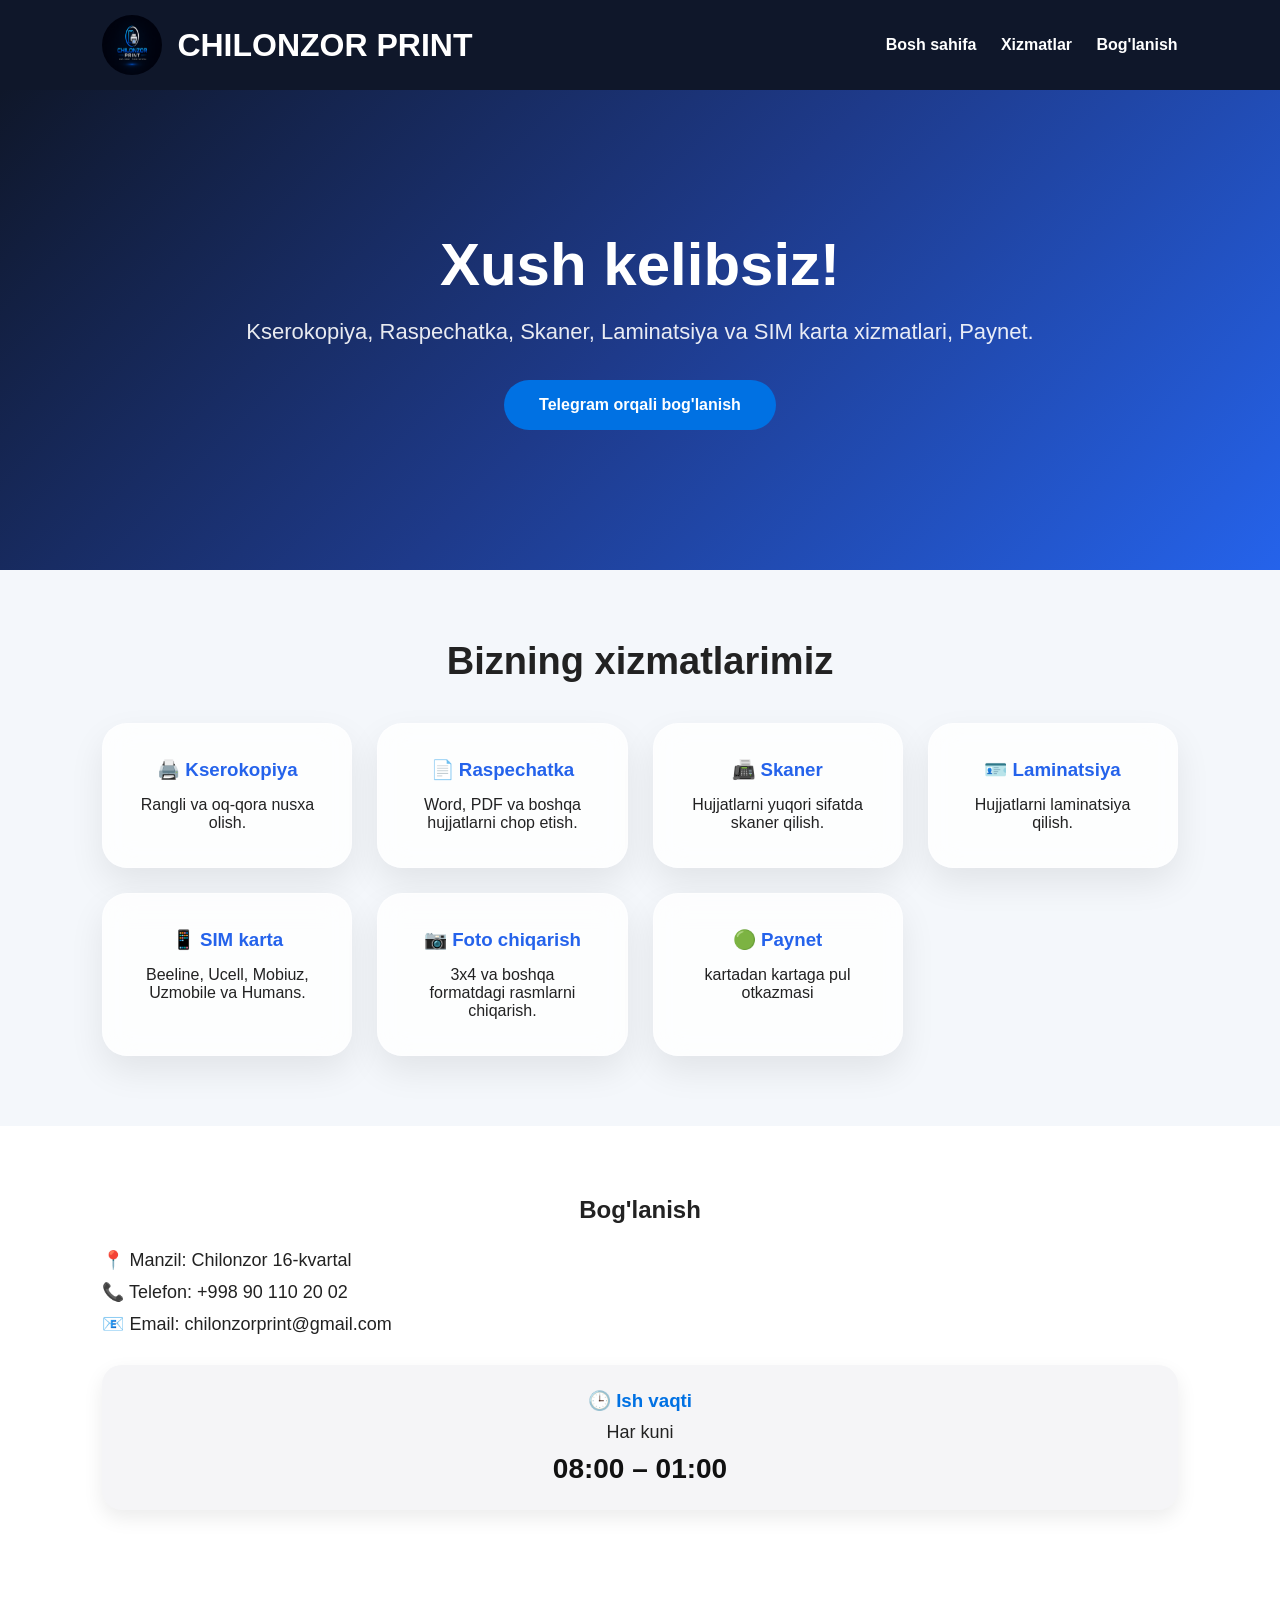
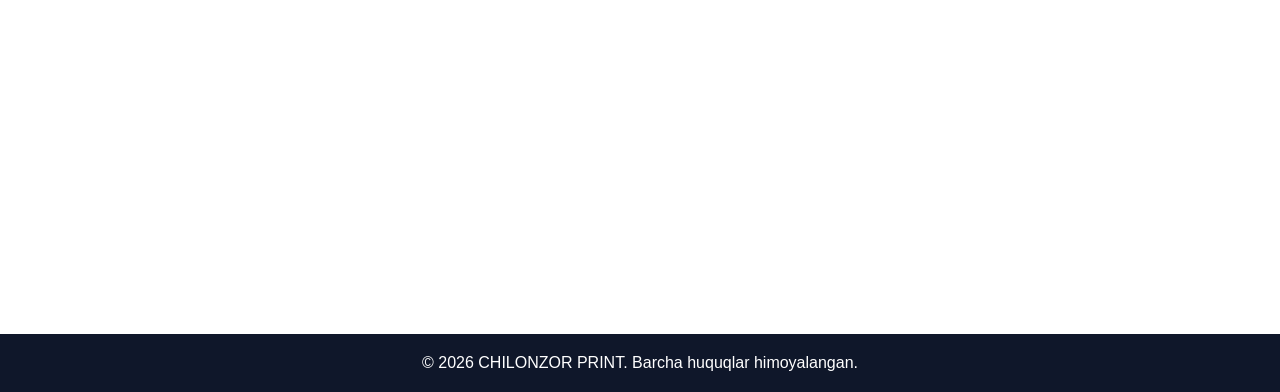
<file: index.html>
<!DOCTYPE html>
<html lang="uz">
<head>
<meta charset="UTF-8">
<meta name="viewport" content="width=device-width, initial-scale=1.0">
<title>CHILONZOR PRINT</title>
<link rel="stylesheet" href="style.css">
</head>
<body>

<header>
    <div class="logo">
        <img src="logo.png" alt="Logo">
        <h1>CHILONZOR PRINT</h1>
    </div>

    <nav>
        <a href="#home">Bosh sahifa</a>
        <a href="#services">Xizmatlar</a>
        <a href="#contact">Bog'lanish</a>
    </nav>
</header>

<section id="home" class="hero">
    <h2>Xush kelibsiz!</h2>
    <p>Kserokopiya, Raspechatka, Skaner, Laminatsiya va SIM karta xizmatlari, Paynet.</p>

    <a class="btn" href="https://t.me/chilonzorprint" target="_blank">
        Telegram orqali bog'lanish
    </a>
</section>

<section id="services">

<h2>Bizning xizmatlarimiz</h2>

<div class="cards">

<div class="card">
<h3>🖨️ Kserokopiya</h3>
<p>Rangli va oq-qora nusxa olish.</p>
</div>

<div class="card">
<h3>📄 Raspechatka</h3>
<p>Word, PDF va boshqa hujjatlarni chop etish.</p>
</div>

<div class="card">
<h3>📠 Skaner</h3>
<p>Hujjatlarni yuqori sifatda skaner qilish.</p>
</div>

<div class="card">
<h3>🪪 Laminatsiya</h3>
<p>Hujjatlarni laminatsiya qilish.</p>
</div>

<div class="card">
<h3>📱 SIM karta</h3>
<p>Beeline, Ucell, Mobiuz, Uzmobile va Humans.</p>
</div>

<div class="card">
<h3>📷 Foto chiqarish</h3>
<p>3x4 va boshqa formatdagi rasmlarni chiqarish.</p>
</div>

<div class="card">
<h3>🟢 Paynet</h3>
<p>kartadan kartaga pul otkazmasi</p>
</div>

</div>

</section>

<section id="contact">

<h2>Bog'lanish</h2>

<p>📍 Manzil: Chilonzor 16-kvartal</p>

<p>📞 Telefon: +998 90 110 20 02</p>

<p>📧 Email: chilonzorprint@gmail.com</p>

<div class="work-time">
    <h3>🕒 Ish vaqti</h3>
    <p>Har kuni</p>
    <strong>08:00 – 01:00</strong>
</div>

<iframe
src="https://www.google.com/maps?q=Chilonzor%2016%20Tashkent&output=embed"
width="100%"
height="350"
style="border:0;border-radius:15px;"
loading="lazy">
</iframe>

</section>

<footer>

<p>© 2026 CHILONZOR PRINT. Barcha huquqlar himoyalangan.</p>

</footer>

</body>
</html>
</file>
<file: style.css>
*{
    margin:0;
    padding:0;
    box-sizing:border-box;
    font-family:Arial, sans-serif;
}

body{
    background:#f4f7fb;
    color:#222;
}

/* Header */
header{
    background:#0f172a;
    color:#fff;
    display:flex;
    justify-content:space-between;
    align-items:center;
    padding:15px 8%;
    position:sticky;
    top:0;
    z-index:1000;
}

.logo{
    display:flex;
    align-items:center;
    gap:15px;
}

.logo img{
    width:60px;
    height:60px;
    border-radius:50%;
}

nav a{
    color:#fff;
    text-decoration:none;
    margin-left:20px;
    font-weight:bold;
    transition:.3s;
}

nav a:hover{
    color:#00bfff;
}

/* Hero */
.hero{
    background:linear-gradient(135deg,#0f172a,#1e3a8a,#2563eb);
    color:#fff;
    text-align:center;
    padding:140px 20px;
}

.hero h2{
    font-size:60px;
    font-weight:700;
    margin-bottom:20px;
}

.hero p{
    font-size:22px;
    opacity:.9;
    margin-bottom:35px;
}

.btn{
    display:inline-block;
    padding:16px 35px;
    background:#0071e3;
    color:#fff;
    text-decoration:none;
    border-radius:50px;
    font-weight:bold;
    transition:.3s;
}

.btn:hover{
    background:#005fcc;
    transform:scale(1.05);
}

/* Services */
#services{
    padding:70px 8%;
}

#services h2{
    text-align:center;
    font-size:38px;
    margin-bottom:40px;
}

.cards{
    display:grid;
    grid-template-columns:repeat(auto-fit,minmax(250px,1fr));
    gap:25px;
}
.card{
    background:rgba(255,255,255,.8);
    backdrop-filter:blur(15px);
    border-radius:25px;
    padding:35px;
    text-align:center;
    box-shadow:0 15px 35px rgba(0,0,0,.08);
    transition:.35s;
    border:1px solid rgba(255,255,255,.4);
}

.card:hover{
    transform:translateY(-10px) scale(1.03);
    box-shadow:0 20px 45px rgba(37,99,235,.2);
}


.card h3{
    color:#2563eb;
    margin-bottom:15px;
}

/* Contact */
#contact{
    padding:70px 8%;
    background:white;
}

#contact h2{
    text-align:center;
    margin-bottom:25px;
}

#contact p{
    margin:10px 0;
    font-size:18px;
}

/* Footer */
footer{
    background:#0f172a;
    color:white;
    text-align:center;
    padding:20px;
}

/* Mobile */
@media(max-width:768px){

header{
    flex-direction:column;
    text-align:center;
}

nav{
    margin-top:15px;
}

nav a{
    display:block;
    margin:10px 0;
}

.hero h2{
    font-size:32px;
}

.hero p{
    font-size:16px;
}

.logo{
    flex-direction:column;
}

}

.work-time{
    margin-top:30px;
    padding:25px;
    background:#f5f5f7;
    border-radius:20px;
    text-align:center;
    box-shadow:0 8px 20px rgba(0,0,0,.08);
}

.work-time h3{
    color:#0071e3;
    margin-bottom:10px;
}

.work-time strong{
    display:block;
    margin-top:10px;
    font-size:28px;
    color:#111;
}
</file>
